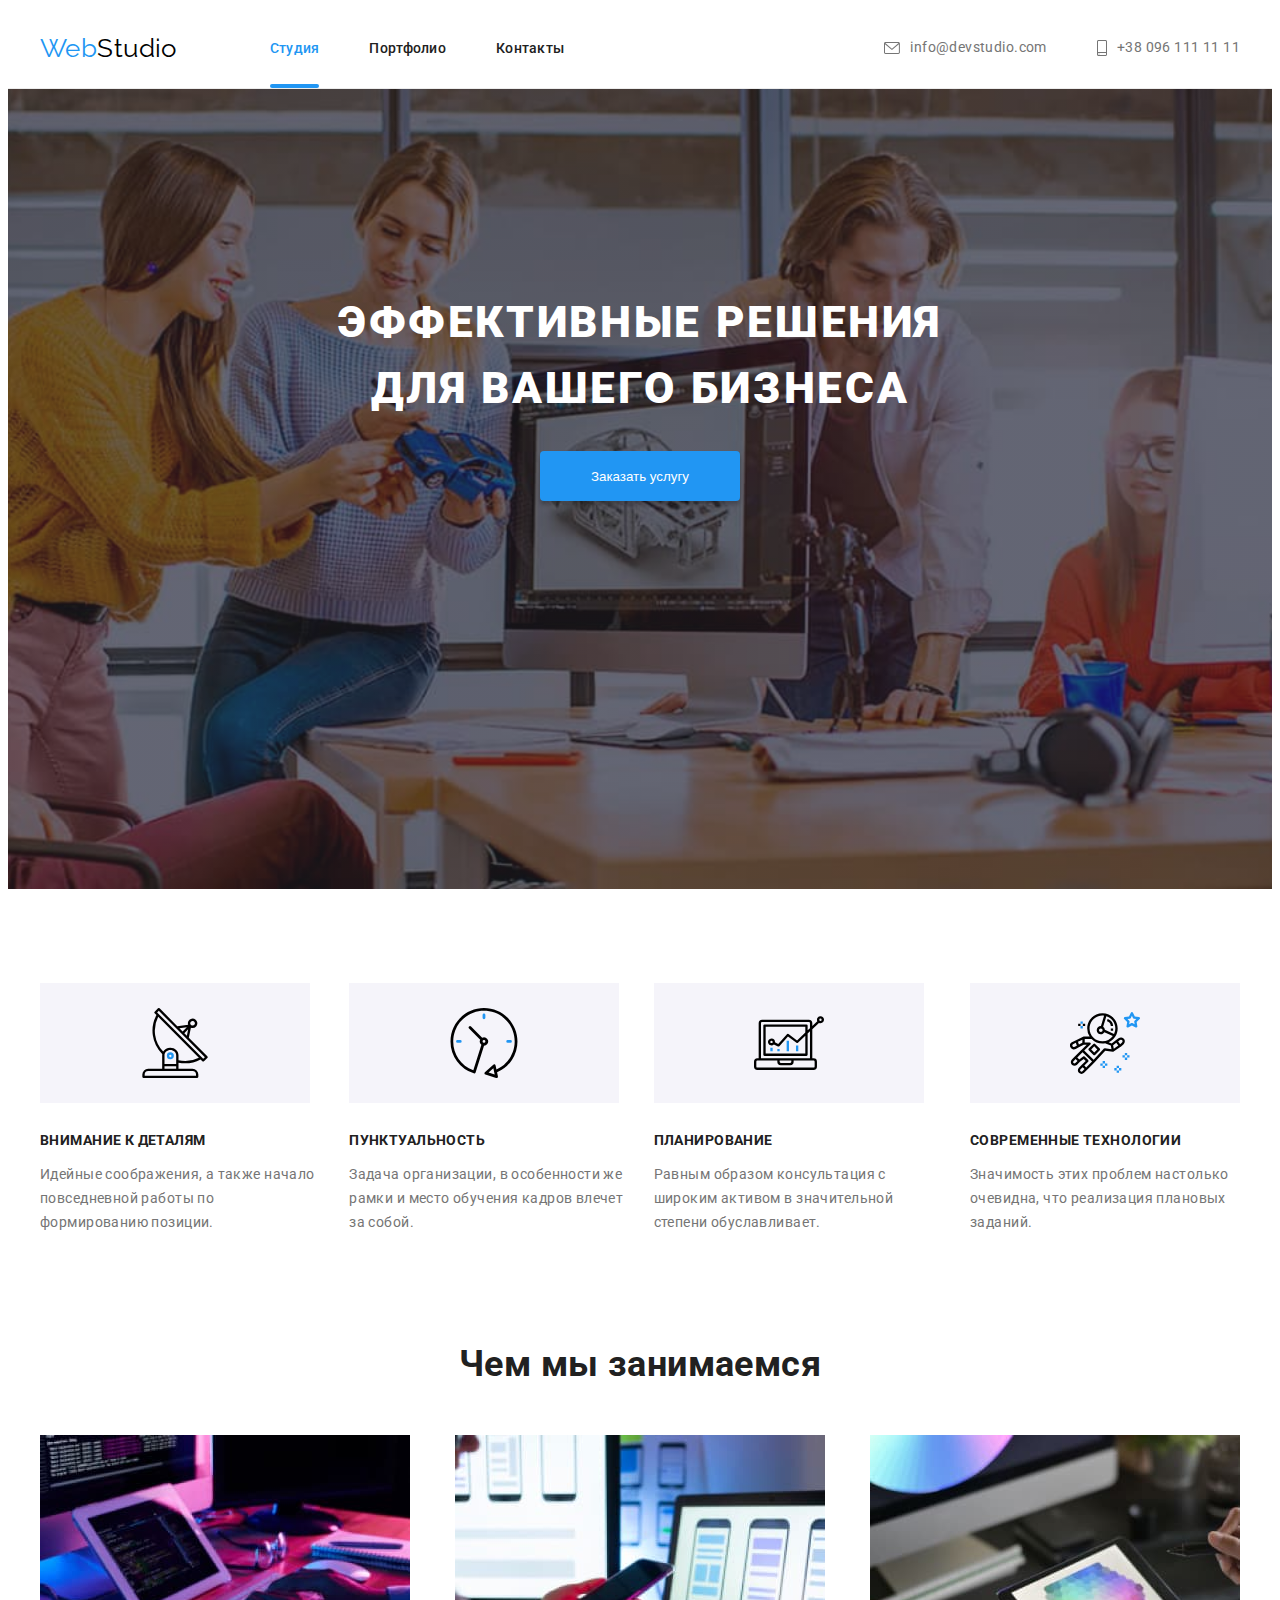
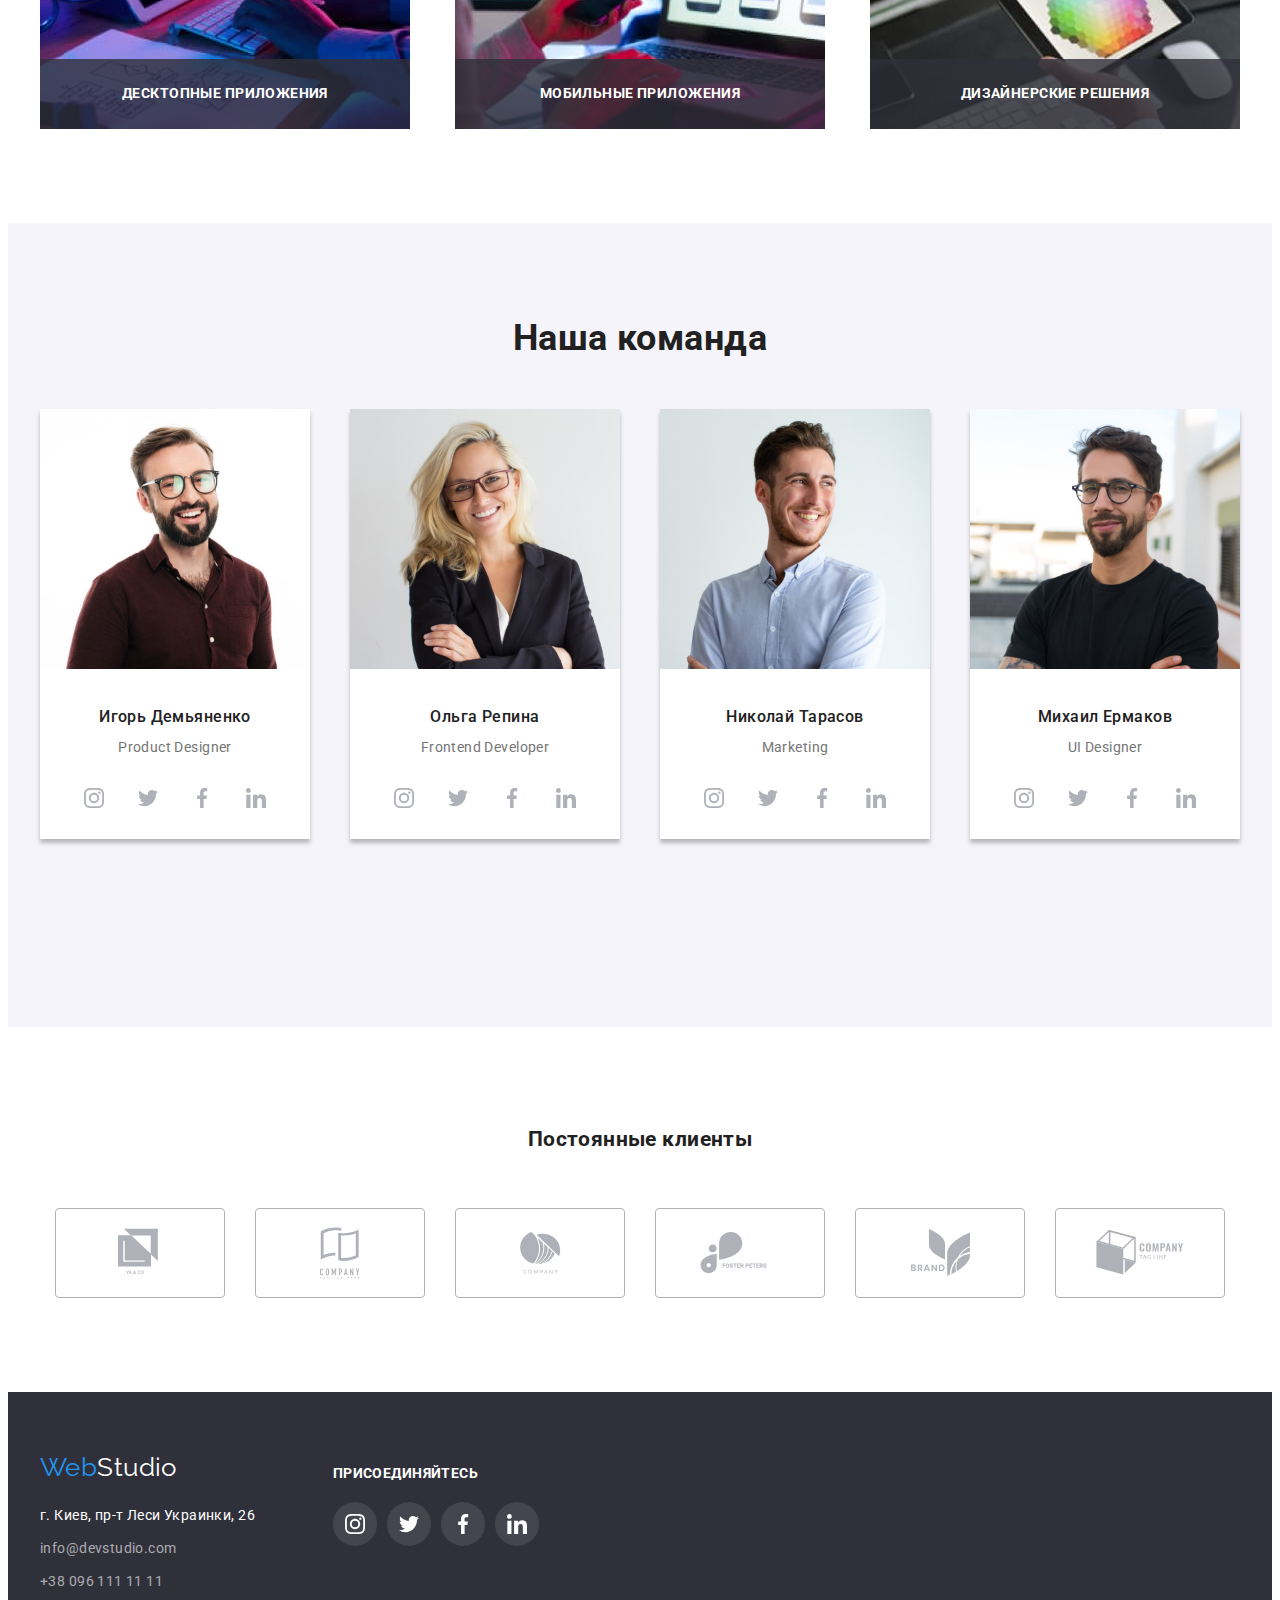
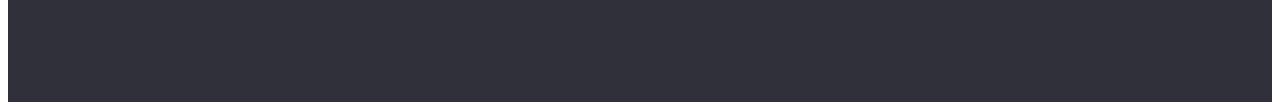
<file: index.html>
<!DOCTYPE html>
<html lang="ru">
  <head>
    <meta charset="UTF-8" />
    <meta name="viewport" content="width=device-width, initial-scale=1.0" />
    <title>Document</title>
    <link rel="preconnect" href="https://fonts.gstatic.com" />
    <link
      href="https://fonts.googleapis.com/css2?family=Raleway:wght@700&family=Roboto:wght@400;500;700;900&display=swap"
      rel="stylesheet"
    />
    <link
      rel="stylesheet"
      href="https://cdnjs.cloudflare.com/ajax/libs/modern-normalize/1.0.0/modern-normalize.min.css"
      integrity="sha512-ISS7cAi1PEhQ8jnbJpJZMd29NlhNj4AWYyLOSp2CE/CsHxTCu+r+t0D2yoJudVrd0/8fTVPUVDzY5Tvli75u/g=="
      crossorigin="anonymous"
    />
    <link rel="stylesheet" href="./css/style.css" />
  </head>
  <body>
    <!-- шапка, навигация -->
    <header class="header">
      <div class="container">
        <nav class="nav">
          <a href="./index.html" class="logo link"
            ><span class="logo__second"> Web</span>Studio</a
          >
          <ul class="menu list">
            <li class="items">
              <a href="" class="link menu-link">Студия</a>
            </li>
            <li class="items">
              <a href="./portfolio.html" class="link">Портфолио</a>
            </li>
            <li class="items">
              <a href="" class="link">Контакты</a>
            </li>
          </ul>
        </nav>
        <div class="contacts">
          <a href="mailto:info@devstudio.com" class="link">
            <svg class="icon-envelope">
              <use href="./img/sprite.svg#icon-envelope"></use>
            </svg>
            info@devstudio.com</a
          >
          <a href="tel:+380961111111" class="link">
            <svg class="icon-phone">
              <use href="./img/sprite.svg#icon-smartphone"></use>
            </svg>
            +38 096 111 11 11</a
          >
        </div>
      </div>
    </header>
    <main>
      <!-- герой -->
      <section class="hero">
        <div class="container">
          <h1 class="hero-title list">
            эффективные решения <br />
            для вашего бизнеса
          </h1>
          <button type="button" class="order list" data-modal-open>
            Заказать услугу
          </button>
        </div>
      </section>
      <!-- особенности -->
      <section class="features section">
        <div class="container">
          <h2 hidden class="features title first-title">особенности</h2>
          <ul class="feature-list list">
            <li class="feature-item">
              <div class="box">
                <svg class="icon-feature">
                  <use href="./img/sprite.svg#icon-antenna"></use>
                </svg>
              </div>
              <h3 class="list title feature-title">Внимание к деталям</h3>
              <p>
                Идейные соображения, а также начало повседневной работы по
                формированию позиции.
              </p>
            </li>
            <li class="feature-item">
              <div class="box">
                <svg class="icon-feature">
                  <use href="./img/sprite.svg#icon-clock"></use>
                </svg>
              </div>
              <h3 class="list title feature-title">Пунктуальность</h3>
              <p>
                Задача организации, в особенности же рамки и место обучения
                кадров влечет за собой.
              </p>
            </li>
            <li class="feature-item icon-diagram">
              <div class="box">
                <svg class="icon-feature">
                  <use href="./img/sprite.svg#icon-diagram"></use>
                </svg>
              </div>
              <h3 class="list title feature-title">Планирование</h3>
              <p>
                Равным образом консультация с широким активом в значительной
                степени обуславливает.
              </p>
            </li>
            <li class="feature-item icon-astronaut">
              <div class="box">
                <svg class="icon-feature">
                  <use href="./img/sprite.svg#icon-astronaut"></use>
                </svg>
              </div>
              <h3 class="list title feature-title">Современные технологии</h3>
              <p>
                Значимость этих проблем настолько очевидна, что реализация
                плановых заданий.
              </p>
            </li>
          </ul>
        </div>
      </section>
      <!-- чем мы занимаемся -->
      <section class="products section">
        <h2 class="list title first-title">Чем мы занимаемся</h2>
        <div class="container">
          <ul class="product list">
            <li>
              <div class="shell">
                <img
                  src="./img/details.jpg"
                  alt="Внимание к деталям"
                  width="370"
                  height="294"
                />
                <h3 class="product-title list title">Десктопные приложения</h3>
              </div>
            </li>
            <li>
              <div class="shell">
                <img
                  src="./img/planing.jpg"
                  alt="Планирование"
                  width="370"
                  height="294"
                />
                <h3 class="product-title list title">Мобильные приложения</h3>
              </div>
            </li>
            <li>
              <div class="shell">
                <img
                  src="./img/technology.jpg"
                  alt="Современные технологии"
                  width="370"
                  height="294"
                />
                <h3 class="product-title list title">Дизайнерские решения</h3>
              </div>
            </li>
          </ul>
        </div>
      </section>
      <!-- наша команда -->
      <section class="section crew">
        <div class="container">
          <h2 class="title first-title list">Наша команда</h2>
          <ul class="list member">
            <li class="item">
              <img src="./img/img.jpg" alt="" width="270" />
              <h3 class="title team list">Игорь Демьяненко</h3>
              <p class="par list">Product Designer</p>
              <ul class="social-network list">
                <li class="item">
                  <a
                    href="https://www.instagram.com/"
                    target="blank"
                    class="link"
                  >
                    <svg class="icon" width="20" height="20">
                      <use href="./img/sprite.svg#icon-instagram"></use>
                    </svg>
                  </a>
                </li>
                <li class="item">
                  <a
                    href="https://www.twitter.com/"
                    target="blank"
                    class="link"
                  >
                    <svg class="icon" width="20" height="20">
                      <use href="./img/sprite.svg#icon-twitter"></use>
                    </svg>
                  </a>
                </li>
                <li class="item">
                  <a
                    href="https://www.facebook.com/"
                    target="blank"
                    class="link"
                  >
                    <svg class="icon" width="20" height="20">
                      <use href="./img/sprite.svg#icon-facebook"></use>
                    </svg>
                  </a>
                </li>
                <li class="item">
                  <a
                    href="https://www.linkedin.com/"
                    target="blank"
                    class="link"
                  >
                    <svg class="icon" width="20" height="20">
                      <use href="./img/sprite.svg#icon-linkedin"></use>
                    </svg>
                  </a>
                </li>
              </ul>
            </li>
            <li class="item">
              <img src="./img/img1.jpg" alt="" width="270" />
              <h3 class="title team list">Ольга Репина</h3>
              <p class="par list">Frontend Developer</p>
              <ul class="social-network list">
                <li class="item">
                  <a
                    href="https://www.instagram.com/"
                    target="blank"
                    class="link"
                  >
                    <svg class="icon" width="20" height="20">
                      <use href="./img/sprite.svg#icon-instagram"></use>
                    </svg>
                  </a>
                </li>
                <li class="item">
                  <a
                    href="https://www.twitter.com/"
                    target="blank"
                    class="link"
                  >
                    <svg class="icon" width="20" height="20">
                      <use href="./img/sprite.svg#icon-twitter"></use>
                    </svg>
                  </a>
                </li>
                <li class="item">
                  <a
                    href="https://www.facebook.com/"
                    target="blank"
                    class="link"
                  >
                    <svg class="icon" width="20" height="20">
                      <use href="./img/sprite.svg#icon-facebook"></use>
                    </svg>
                  </a>
                </li>
                <li class="item">
                  <a
                    href="https://www.linkedin.com/"
                    target="blank"
                    class="link"
                  >
                    <svg class="icon" width="20" height="20">
                      <use href="./img/sprite.svg#icon-linkedin"></use>
                    </svg>
                  </a>
                </li>
              </ul>
            </li>
            <li class="item">
              <img src="./img/img2.jpg" alt="" width="270" />
              <h3 class="title team list">Николай Тарасов</h3>
              <p class="par list">Marketing</p>
              <ul class="social-network list">
                <li class="item">
                  <a
                    href="https://www.instagram.com/"
                    target="blank"
                    class="link"
                  >
                    <svg class="icon" width="20" height="20">
                      <use href="./img/sprite.svg#icon-instagram"></use>
                    </svg>
                  </a>
                </li>
                <li class="item">
                  <a
                    href="https://www.twitter.com/"
                    target="blank"
                    class="link"
                  >
                    <svg class="icon" width="20" height="20">
                      <use href="./img/sprite.svg#icon-twitter"></use>
                    </svg>
                  </a>
                </li>
                <li class="item">
                  <a
                    href="https://www.facebook.com/"
                    target="blank"
                    class="link"
                  >
                    <svg class="icon" width="20" height="20">
                      <use href="./img/sprite.svg#icon-facebook"></use>
                    </svg>
                  </a>
                </li>
                <li class="item">
                  <a
                    href="https://www.linkedin.com/"
                    target="blank"
                    class="link"
                  >
                    <svg class="icon" width="20" height="20">
                      <use href="./img/sprite.svg#icon-linkedin"></use>
                    </svg>
                  </a>
                </li>
              </ul>
            </li>
            <li class="item">
              <img src="./img/img3.jpg" alt="" width="270" />
              <h3 class="title team list">Михаил Ермаков</h3>
              <p class="par list">UI Designer</p>
              <ul class="social-network list">
                <li class="item">
                  <a
                    href="https://www.instagram.com/"
                    target="blank"
                    class="link"
                  >
                    <svg class="icon" width="20" height="20">
                      <use href="./img/sprite.svg#icon-instagram"></use>
                    </svg>
                  </a>
                </li>
                <li class="item">
                  <a
                    href="https://www.twitter.com/"
                    target="blank"
                    class="link"
                  >
                    <svg class="icon" width="20" height="20">
                      <use href="./img/sprite.svg#icon-twitter"></use>
                    </svg>
                  </a>
                </li>
                <li class="item">
                  <a
                    href="https://www.facebook.com/"
                    target="blank"
                    class="link"
                  >
                    <svg class="icon" width="20" height="20">
                      <use href="./img/sprite.svg#icon-facebook"></use>
                    </svg>
                  </a>
                </li>
                <li class="item">
                  <a
                    href="https://www.linkedin.com/"
                    target="blank"
                    class="link"
                  >
                    <svg class="icon" width="20" height="20">
                      <use href="./img/sprite.svg#icon-linkedin"></use>
                    </svg>
                  </a>
                </li>
              </ul>
            </li>
          </ul>
        </div>
      </section>
      <section class="clients">
        <div class="container">
          <h2 class="title list">Постоянные клиенты</h2>
          <ul class="regular-clients list">
            <li class="item">
              <a href="" class="link" target="blank">
                <svg width="44" height="50">
                  <use href="./img/sprite.svg#icon-company1"></use>
                </svg>
              </a>
            </li>
            <li class="item">
              <a href="" class="link" target="blank">
                <svg width="40" height="52">
                  <use href="./img/sprite.svg#icon-company2"></use>
                </svg>
              </a>
            </li>
            <li class="item">
              <a href="" class="link" target="blank">
                <svg width="41" height="42">
                  <use href="./img/sprite.svg#icon-company3"></use>
                </svg>
              </a>
            </li>
            <li class="item">
              <a href="" class="link" target="blank">
                <svg width="80" height="42">
                  <use href="./img/sprite.svg#icon-company4"></use>
                </svg>
              </a>
            </li>
            <li class="item">
              <a href="" class="link" target="blank"
                ><svg width="59" height="47">
                  <use href="./img/sprite.svg#icon-company5"></use>
                </svg>
              </a>
            </li>
            <li class="item">
              <a href="" class="link" target="blank"
                ><svg width="88" height="45">
                  <use href="./img/sprite.svg#icon-company6"></use>
                </svg>
              </a>
            </li>
          </ul>
        </div>
      </section>
    </main>
    <footer class="footer">
      <div class="container">
        <ul class="footer-list list">
          <li>
            <a href="./index.html" class="logo link"
              ><span class="logo__second"> Web</span>Studio</a
            >

            <address class="address">
              <ul class="list">
                <li class="city">г. Киев, пр-т Леси Украинки, 26</li>
                <li class="item mail">
                  <a href="mailto:info@devstudio.com" class="link"
                    >info@devstudio.com</a
                  >
                </li>
                <li class="item">
                  <a href="tel:+380961111111" class="link">+38 096 111 11 11</a>
                </li>
              </ul>
            </address>
          </li>
          <li>
            <h3 class="title footer-title">присоединяйтесь</h3>
            <ul class="social-network list">
              <li class="item">
                <a
                  href="https://www.instagram.com/"
                  target="blank"
                  class="link icon"
                >
                  <svg width="20" height="20">
                    <use href="./img/sprite.svg#icon-instagram"></use>
                  </svg>
                </a>
              </li>
              <li class="item">
                <a
                  href="https://www.twitter.com/"
                  target="blank"
                  class="link icon"
                >
                  <svg width="20" height="20">
                    <use href="./img/sprite.svg#icon-twitter"></use>
                  </svg>
                </a>
              </li>
              <li class="item">
                <a
                  href="https://www.facebook.com/"
                  target="blank"
                  class="link icon"
                >
                  <svg width="20" height="20">
                    <use href="./img/sprite.svg#icon-facebook"></use>
                  </svg>
                </a>
              </li>
              <li class="item">
                <a
                  href="https://www.linkedin.com/"
                  target="blank"
                  class="link icon"
                >
                  <svg width="20" height="20">
                    <use href="./img/sprite.svg#icon-linkedin"></use>
                  </svg>
                </a>
              </li>
            </ul>
          </li>
        </ul>
      </div>
    </footer>
    <div class="backdrop is-hidden" data-modal>
      <div class="modal">
        <button class="close" data-modal-close>❌</button>
      </div>
    </div>
    <script src="./js/modal.js"></script>
  </body>
</html>
</file>
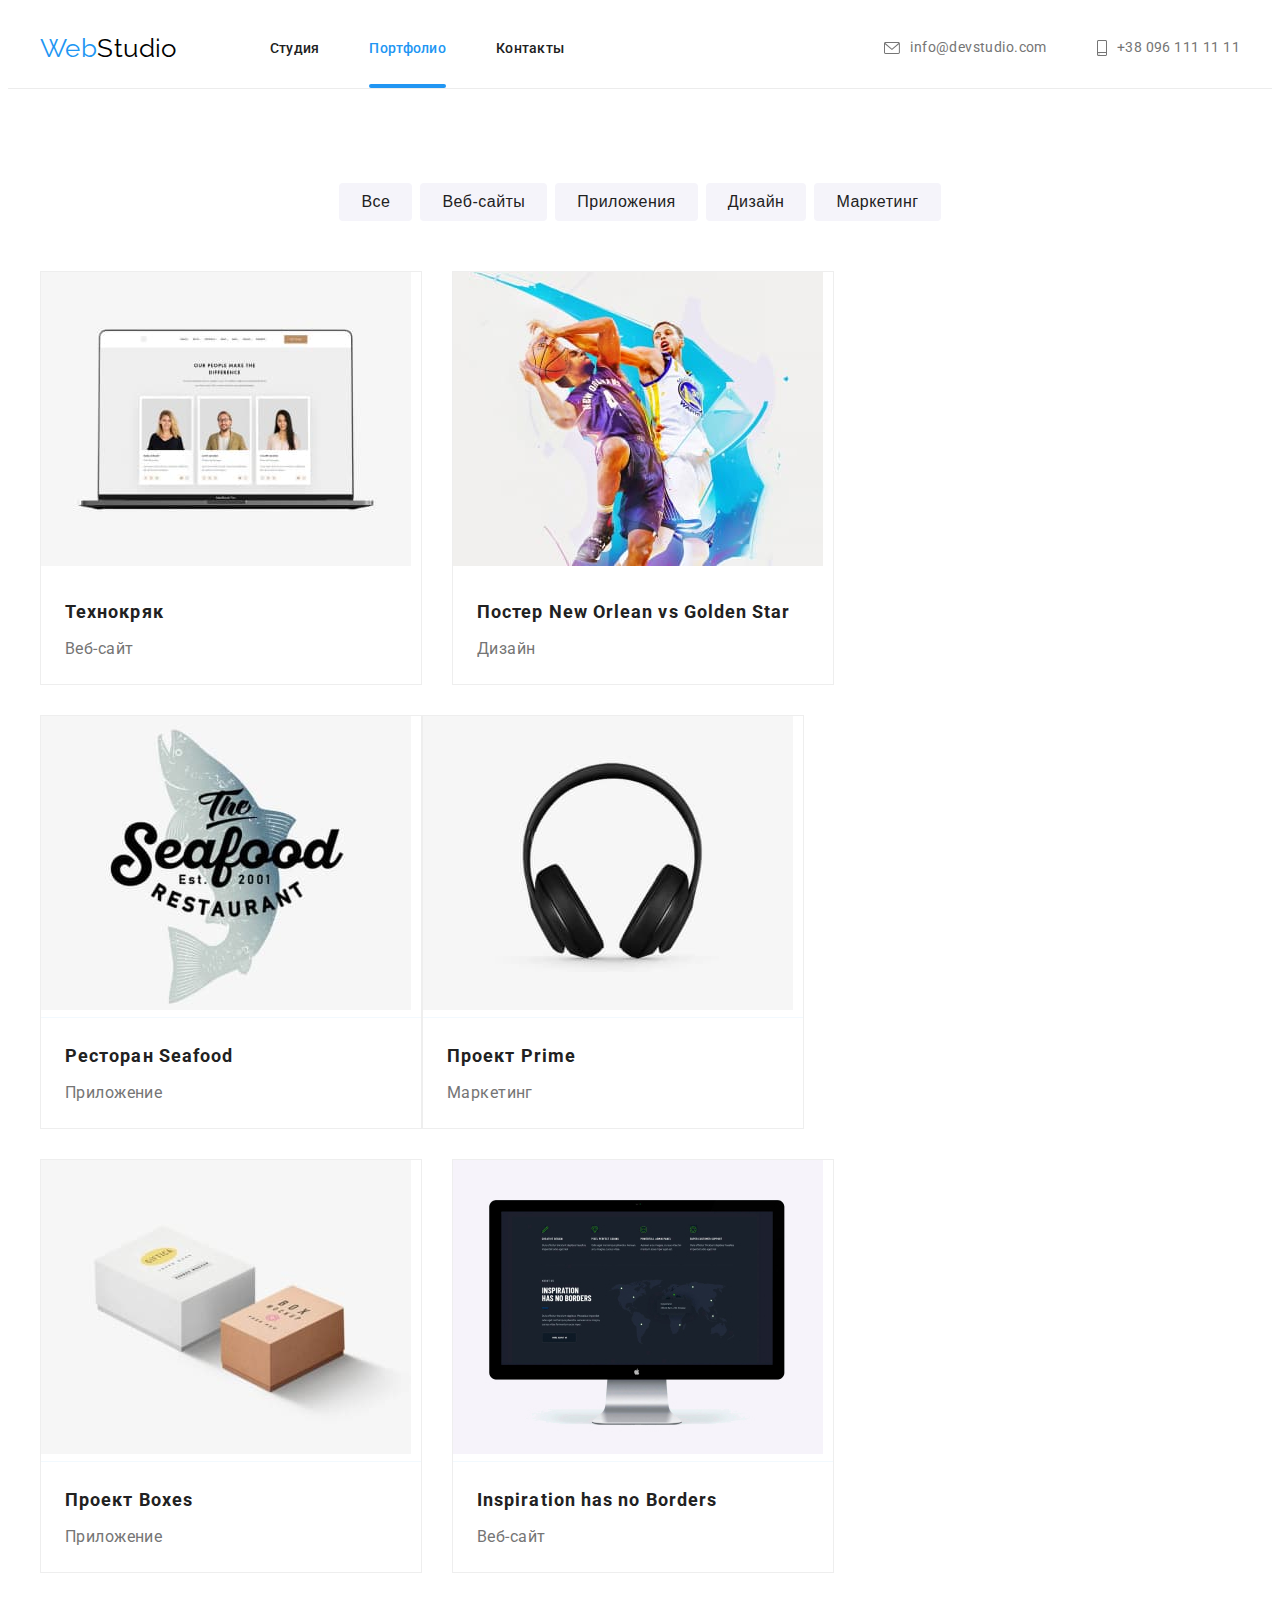
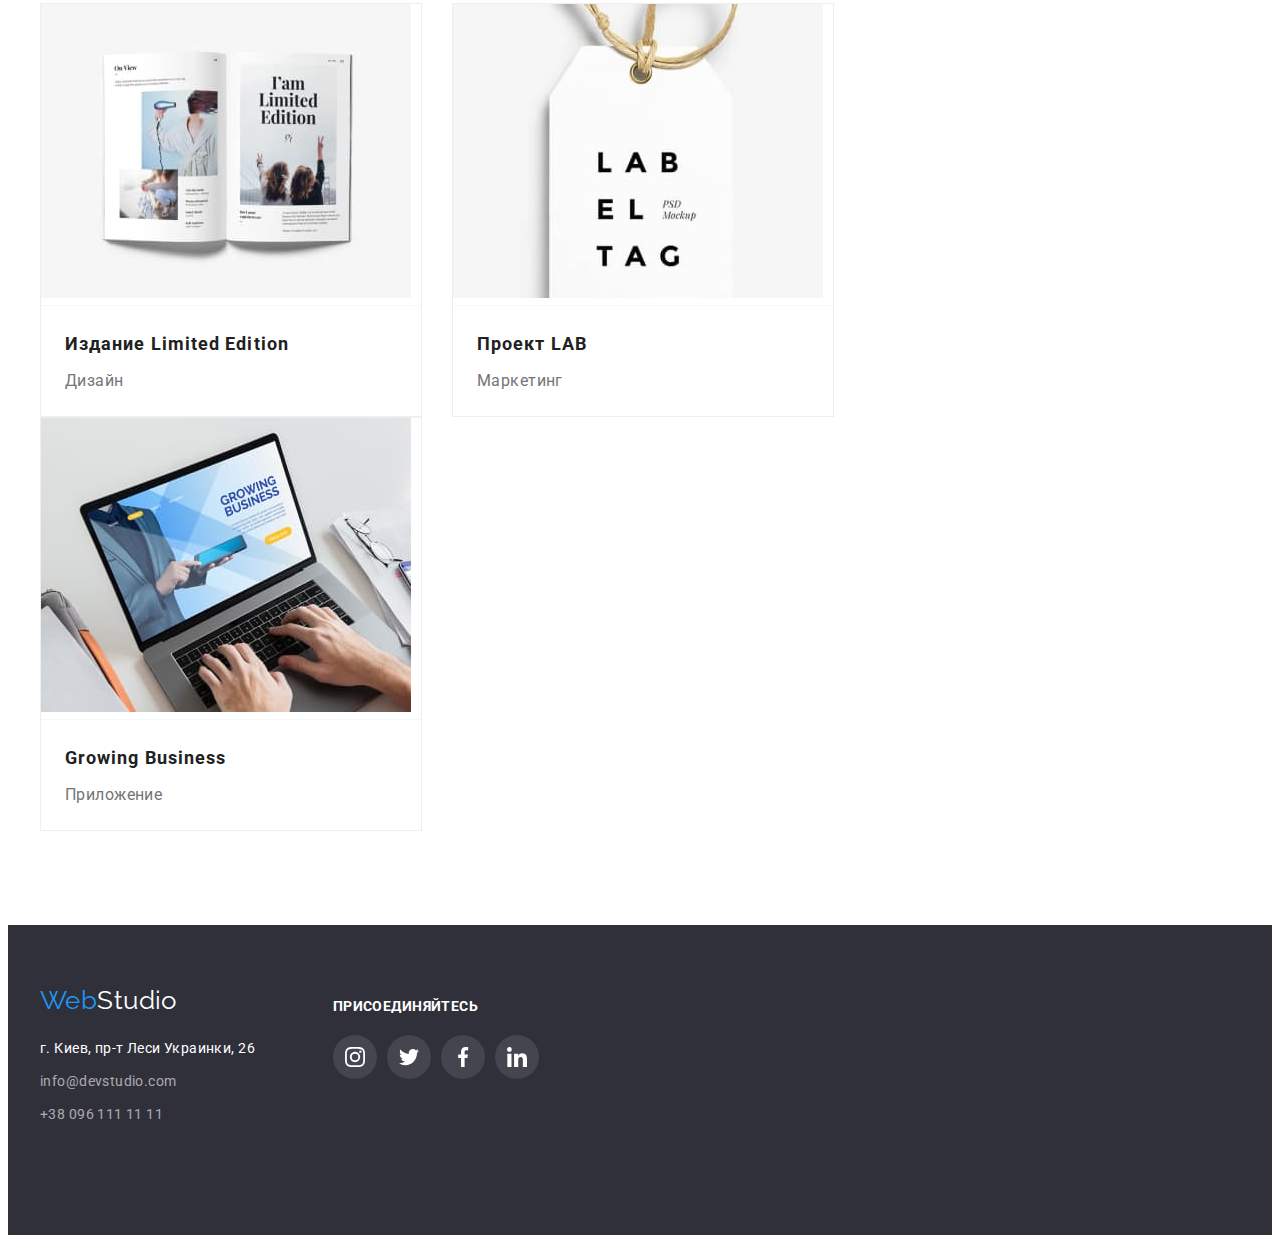
<file: portfolio.html>
<!DOCTYPE html>
<html lang="ru">
  <head>
    <meta charset="UTF-8" />
    <meta name="viewport" content="width=device-width, initial-scale=1.0" />
    <title>Document</title>
    <link rel="preconnect" href="https://fonts.gstatic.com" />
    <link
      href="https://fonts.googleapis.com/css2?family=Raleway:wght@700&family=Roboto:wght@400;500;700;900&display=swap"
      rel="stylesheet"
    />
    <link
      rel="stylesheet"
      href="https://cdnjs.cloudflare.com/ajax/libs/modern-normalize/1.0.0/modern-normalize.min.css"
      integrity="sha512-ISS7cAi1PEhQ8jnbJpJZMd29NlhNj4AWYyLOSp2CE/CsHxTCu+r+t0D2yoJudVrd0/8fTVPUVDzY5Tvli75u/g=="
      crossorigin="anonymous"
    />
    <link rel="stylesheet" href="./css/style.css" />
  </head>
  <body>
    <!-- шапка, навигация -->
    <header class="header">
      <div class="container">
        <nav class="nav">
          <a href="./index.html" class="logo link"
            ><span class="logo__second"> Web</span>Studio</a
          >
          <ul class="menu list">
            <li class="items">
              <a href="./index.html" class="link">Студия</a>
            </li>
            <li class="items">
              <a href="" class="link menu-link">Портфолио</a>
            </li>
            <li class="items">
              <a href="" class="link">Контакты</a>
            </li>
          </ul>
        </nav>
        <div class="contacts">
          <a href="mailto:info@devstudio.com" class="link">
            <svg class="icon-envelope">
              <use href="./img/sprite.svg#icon-envelope"></use>
            </svg>
            info@devstudio.com</a
          >
          <a href="tel:+380961111111" class="link">
            <svg class="icon-phone">
              <use href="./img/sprite.svg#icon-smartphone"></use>
            </svg>
            +38 096 111 11 11</a
          >
        </div>
      </div>
    </header>

    <!-- main -->

    <main>
      <section class="exemple">
        <h1 hidden>наши работы</h1>
        <div class="container">
          <ul class="button list">
            <li class="items">
              <button type="button" class="btn">Все</button>
            </li>
            <li class="items">
              <button type="button" class="btn">Веб-сайты</button>
            </li>
            <li class="items">
              <button type="button" class="btn">Приложения</button>
            </li>
            <li class="items">
              <button type="button" class="btn">Дизайн</button>
            </li>
            <li class="items">
              <button type="button" class="btn">Маркетинг</button>
            </li>
          </ul>
          <ul class="cards list">
            <li class="items">
              <a href="" class="link">
                <div class="thumb">
                  <img src="./img/imgtechkryak.jpg" alt="" />
                  <div class="card-overlay">
                    <p class="text list">
                      Технокряк это современная площадка распространения
                      коронавируса. Компании используют эту платформу для
                      цифрового шпионажа и атак на защищённые сервера
                      конкурентов.
                    </p>
                  </div>
                </div>
                <h2 class="title card-title list">Технокряк</h2>
                <p class="par list">Веб-сайт</p>
              </a>
            </li>
            <li class="items">
              <a href="" class="link">
                <div class="thumb">
                  <img src="./img/poster.jpg" alt="" />
                  <div class="card-overlay">
                    <p class="text list">
                      Технокряк это современная площадка распространения
                      коронавируса. Компании используют эту платформу для
                      цифрового шпионажа и атак на защищённые сервера
                      конкурентов.
                    </p>
                  </div>
                </div>

                <h2 class="title card-title list">
                  Постер New Orlean vs Golden Star
                </h2>
                <p class="par list">Дизайн</p>
              </a>
            </li>
            <li class="items">
              <a href="" class="link">
                <div class="thumb">
                  <img src="./img/restaurant.jpg" alt="" />
                  <div class="card-overlay">
                    <p class="text list">
                      Технокряк это современная площадка распространения
                      коронавируса. Компании используют эту платформу для
                      цифрового шпионажа и атак на защищённые сервера
                      конкурентов.
                    </p>
                  </div>
                </div>
                <h2 class="title card-title list">Ресторан Seafood</h2>
                <p class="par list">Приложение</p>
              </a>
            </li>
            <li class="items">
              <a href="" class="link">
                <div class="thumb">
                  <img src="./img/project.jpg" alt="" />
                  <div class="card-overlay">
                    <p class="text list">
                      Технокряк это современная площадка распространения
                      коронавируса. Компании используют эту платформу для
                      цифрового шпионажа и атак на защищённые сервера
                      конкурентов.
                    </p>
                  </div>
                </div>
                <h2 class="title card-title list">Проект Prime</h2>
                <p class="par list">Маркетинг</p>
              </a>
            </li>
            <li class="items">
              <a href="" class="link">
                <div class="thumb">
                  <img src="./img/boxes.jpg" alt="" />
                  <div class="card-overlay">
                    <p class="text list">
                      Технокряк это современная площадка распространения
                      коронавируса. Компании используют эту платформу для
                      цифрового шпионажа и атак на защищённые сервера
                      конкурентов.
                    </p>
                  </div>
                </div>
                <h2 class="title card-title list">Проект Boxes</h2>
                <p class="par list">Приложение</p>
              </a>
            </li>
            <li class="items">
              <a href="" class="link">
                <div class="thumb">
                  <img src="./img/website.jpg" alt="" />
                  <div class="card-overlay">
                    <p class="text list">
                      Технокряк это современная площадка распространения
                      коронавируса. Компании используют эту платформу для
                      цифрового шпионажа и атак на защищённые сервера
                      конкурентов.
                    </p>
                  </div>
                </div>
                <h2 class="title card-title list">
                  Inspiration has no Borders
                </h2>
                <p class="par list">Веб-сайт</p>
              </a>
            </li>
            <li class="items">
              <a href="" class="link">
                <div class="thumb">
                  <img src="./img/magazin.jpg" alt="" />
                  <div class="card-overlay">
                    <p class="text list">
                      Технокряк это современная площадка распространения
                      коронавируса. Компании используют эту платформу для
                      цифрового шпионажа и атак на защищённые сервера
                      конкурентов.
                    </p>
                  </div>
                </div>
                <h2 class="title card-title list">Издание Limited Edition</h2>
                <p class="par list">Дизайн</p>
              </a>
            </li>
            <li class="items">
              <a href="" class="link">
                <div class="thumb">
                  <img src="./img/lab.jpg" alt="" />
                  <div class="card-overlay">
                    <p class="text list">
                      Технокряк это современная площадка распространения
                      коронавируса. Компании используют эту платформу для
                      цифрового шпионажа и атак на защищённые сервера
                      конкурентов.
                    </p>
                  </div>
                </div>
                <h2 class="title card-title list">Проект LAB</h2>
                <p class="par list">Маркетинг</p>
              </a>
            </li>
            <li class="items">
              <a href="" class="link">
                <div class="thumb">
                  <img src="./img/business.jpg" alt="" width="370" />
                  <div class="card-overlay">
                    <p class="text list">
                      Технокряк это современная площадка распространения
                      коронавируса. Компании используют эту платформу для
                      цифрового шпионажа и атак на защищённые сервера
                      конкурентов.
                    </p>
                  </div>
                </div>
                <h2 class="title card-title list">Growing Business</h2>
                <p class="par list">Приложение</p>
              </a>
            </li>
          </ul>
        </div>
      </section>
    </main>
    <footer class="footer">
      <div class="container">
        <ul class="footer-list list">
          <li>
            <a href="./index.html" class="logo link"
              ><span class="logo__second"> Web</span>Studio</a
            >

            <address class="address">
              <ul class="list">
                <li class="city">г. Киев, пр-т Леси Украинки, 26</li>
                <li class="item mail">
                  <a href="mailto:info@devstudio.com" class="link"
                    >info@devstudio.com</a
                  >
                </li>
                <li class="item">
                  <a href="tel:+380961111111" class="link">+38 096 111 11 11</a>
                </li>
              </ul>
            </address>
          </li>
          <li>
            <h3 class="title feature-title">присоединяйтесь</h3>
            <ul class="social-network list">
              <li class="item">
                <a
                  href="https://www.instagram.com/"
                  target="blank"
                  class="link icon"
                >
                  <svg width="20" height="20">
                    <use href="./img/sprite.svg#icon-instagram"></use>
                  </svg>
                </a>
              </li>
              <li class="item">
                <a
                  href="https://www.twitter.com/"
                  target="blank"
                  class="link icon"
                >
                  <svg width="20" height="20">
                    <use href="./img/sprite.svg#icon-twitter"></use>
                  </svg>
                </a>
              </li>
              <li class="item">
                <a
                  href="https://www.facebook.com/"
                  target="blank"
                  class="link icon"
                >
                  <svg width="20" height="20">
                    <use href="./img/sprite.svg#icon-facebook"></use>
                  </svg>
                </a>
              </li>
              <li class="item">
                <a
                  href="https://www.linkedin.com/"
                  target="blank"
                  class="link icon"
                >
                  <svg width="20" height="20">
                    <use href="./img/sprite.svg#icon-linkedin"></use>
                  </svg>
                </a>
              </li>
            </ul>
          </li>
        </ul>
      </div>
    </footer>
  </body>
</html>
</file>
<file: css/style.css>
/* основной текст #757575 */
/* вторичный текст #212121 */
/* черный #000000 */
/* белый #ffffff */
/* акцент #2196F3 */
:root {
  --text-color: #757575;
  --title-color: #212121;
  --blue-color: #2196f3;
  --white-color: #ffffff;
  --black-color: #000000;
  --bg-color: #f5f4fa;
  --bg-color-black: #2f303a;
  --icon-color: #afb1b8;
  --header-color: #ececec;
  --color-link: rgba(255, 255, 255, 0.6);
  --color-footer-icon: rgba(255, 255, 255, 0.1);
  --color-border-cards: #eeeeee;
}

body {
  font-family: 'Roboto', sans-serif;
  font-weight: 400;
  color: var(--text-color);
  font-size: 14px;
  line-height: 1.71;
  letter-spacing: 0.03em;
}

.link {
  text-decoration: none;
}

.title {
  font-weight: 700;
  color: var(--title-color);
}

.list {
  list-style: none;
  margin: 0;
  padding: 0;
}

.container {
  width: 1200px;
  padding: 0 15px;
  margin: 0 auto;
}

/* header */

.header {
  border-bottom: 1px solid var(--header-color);
}

.header .container {
  display: flex;
  align-items: center;
  height: 80px;
}
.nav {
  display: flex;
  align-items: center;
}

/* logo */

.logo {
  font-family: Raleway;
  font-size: 26px;
  line-height: 1.192;
  color: var(--black-color);
  margin-right: 93px;
}

.logo__second {
  color: var(--blue-color);
}

/* menu */

.menu {
  display: flex;
  font-weight: 500;
  font-size: 14px;
  line-height: 1.142;
  letter-spacing: 0.02em;
}

.menu .link {
  padding-top: 32px;
  padding-bottom: 32px;
  color: var(--title-color);
  transition: color 250ms cubic-bezier(0.4, 0, 0.2, 1);
}

.menu .menu-link {
  position: relative;
  color: var(--blue-color);
}

.menu-link::after {
  content: '';
  position: absolute;
  left: 0;
  bottom: 0;
  display: block;
  width: 100%;
  height: 4px;
  background-color: var(--blue-color);
  border-radius: 2px;
}

.menu .link:hover,
.menu .link:focus {
  color: var(--blue-color);
}

.menu .items:not(:last-child) {
  margin-right: 50px;
}

.contacts .link {
  padding-top: 32px;
  padding-bottom: 32px;
  display: inline-flex;
  align-items: center;

  color: var(--text-color);
  fill: var(--text-color);

  transition: color 250ms cubic-bezier(0.4, 0, 0.2, 1),
    fill 250ms cubic-bezier(0.4, 0, 0.2, 1);
}

.contacts .link:hover,
.contacts .link:focus {
  color: var(--blue-color);
  fill: var(--blue-color);
}

.contacts {
  margin-left: auto;
  display: flex;
  align-items: center;
}

.icon-envelope {
  width: 16px;
  height: 12px;
  margin-right: 10px;
}

.icon-phone {
  width: 10px;
  height: 16px;
  margin-right: 10px;
  margin-left: 50px;
}

/* hero */

.hero {
  background-color: var(--bg-color-black);
  text-align: center;

  min-height: 600px;
  padding-top: 200px;

  background-image: linear-gradient(
      to right,
      rgba(47, 48, 58, 0.4),
      rgba(47, 48, 58, 0.4)
    ),
    url(../img/hero1.jpg);
  background-size: cover;
  background-position: center;
  background-repeat: no-repeat;
}

.hero-title {
  font-weight: 900;
  font-size: 44px;
  line-height: 1.5;
  letter-spacing: 0.06em;
  color: var(--white-color);
  margin-bottom: 30px;
  text-transform: uppercase;
}

.order {
  width: 200px;
  height: 50px;
  color: var(--white-color);
  background-color: var(--blue-color);
  display: inline-block;
  padding: 10px 32px;
  box-shadow: 0px 4px 4px 0px rgba(0, 0, 0, 0.25);
  border: none;
  border-radius: 4px;
  cursor: pointer;
}

/* feature section */

.feature-title,
.product-title,
.footer-title {
  font-size: 14px;
  line-height: 1.14;
  text-transform: uppercase;
}

.feature-list {
  display: flex;
  margin-top: 94px;
  margin-bottom: 94px;
}

.feature-list li:not(:last-child) {
  padding-right: 30px;
}

.feature-item .box {
  display: flex;
  justify-content: center;
  align-items: center;
  width: 270px;
  height: 120px;
  margin-bottom: 30px;
  background-color: var(--bg-color);
}

.feature-item .icon-feature {
  width: 70px;
  height: 70px;
}

/* product */

.products {
  min-height: 386px;
}

.product {
  display: flex;
  justify-content: space-between;
}

.section .first-title {
  font-size: 36px;
  line-height: 1.17;
  text-align: center;
  margin-bottom: 50px;
}

.shell {
  position: relative;
  height: 294px;
}

.shell .product-title {
  position: absolute;
  display: block;
  width: 100%;
  bottom: 0;
  text-align: center;
  padding: 27px 0;
  color: var(--white-color);
  background: rgba(47, 48, 58, 0.8);
}

/* crew section */

.crew {
  background-color: var(--bg-color);

  margin-top: 94px;
  padding-top: 94px;
  min-height: 710px;
  text-align: center;
}

.crew .member {
  display: flex;
  justify-content: space-between;
}

.member > .item {
  height: 430px;
  background-color: var(--white-color);
  box-shadow: 0px 4px 4px 0px rgba(0, 0, 0, 0.25);
}

.team {
  font-weight: 500;
  font-size: 16px;
  line-height: 1.19;
  margin-top: 30px;
  margin-bottom: 10px;
}

.social-network {
  display: flex;
  justify-content: center;
  margin-top: 16px;
}

.social-network .item {
  display: flex;
  align-items: center;
  justify-content: center;
}

.social-network .item + .item {
  margin-left: 10px;
}

.social-network .link {
  display: flex;
  align-items: center;
  justify-content: center;
  fill: var(--icon-color);
  width: 44px;
  height: 44px;
  border-radius: 50%;

  transition: fill 250ms cubic-bezier(0.4, 0, 0.2, 1),
    background-color 250ms cubic-bezier(0.4, 0, 0.2, 1);
}

.social-network .link:hover,
.social-network .link:focus {
  background-color: var(--blue-color);
  fill: var(--white-color);
  box-shadow: 0px 4px 4px 0px rgba(0, 0, 0, 0.25);
}

/* clients */

.clients .container {
  text-align: center;
}

.clients .title {
  margin-top: 95px;
  margin-bottom: 50px;
}

.regular-clients {
  display: flex;
  justify-content: center;
  margin-bottom: 94px;
}

.regular-clients .item {
  display: flex;
  align-items: center;
  justify-content: center;
}

.regular-clients .item + .item {
  margin-left: 30px;
}

.regular-clients .link {
  display: flex;
  align-items: center;
  justify-content: center;
  fill: var(--icon-color);
  width: 170px;
  height: 90px;
  border: 1px solid #afb1b8;
  box-sizing: border-box;
  border-radius: 4px;

  transition: fill 250ms cubic-bezier(0.4, 0, 0.2, 1);
}

.clients .link:hover,
.clients .link:focus {
  fill: var(--blue-color);
  border-color: var(--blue-color);
}

/* footer */

.footer {
  background-color: var(--bg-color-black);
  min-height: 250px;
  padding-top: 60px;
}

.footer-list {
  display: flex;
}

.footer .logo {
  color: var(--white-color);
  margin-right: 156px;
}

.address {
  font-style: normal;
}

.footer .address {
  margin-top: 20px;
}
.address .city {
  color: var(--white-color);
}
.address .link {
  color: var(--color-link);
}

.address .mail {
  margin: 9px 0px;
}

.footer .social-network {
  margin-top: 20px;
}

.footer .title {
  color: var(--white-color);
}

.footer .icon {
  background: var(--color-footer-icon);
  fill: var(--white-color);
}

.footer .social-network .link:hover,
.footer .social-network .link:focus {
  box-shadow: none;
}

/* ==========portpholio===========*/

/* button */

.exemple {
  min-height: 1386px;
}

.container .button {
  display: flex;
  justify-content: center;
  margin-top: 94px;
  margin-bottom: 50px;
}

.button .items:not(:last-child) {
  margin-right: 8px;
}

.btn {
  font-weight: 500;
  font-size: 16px;
  line-height: 1.163;
  text-align: center;
  color: var(--title-color);
  background: var(--bg-color);
  border: 0px;
  border-radius: 4px;
  letter-spacing: 0.03em;
  height: 38px;
  padding: 6px 22px;

  transition: background-color 250ms cubic-bezier(0.4, 0, 0.2, 1);
}

.btn:hover,
.btn:focus {
  background-color: var(--blue-color);
  color: var(--white-color);
  box-shadow: 0px 3px 1px rgba(0, 0, 0, 0.1), 0px 1px 2px rgba(0, 0, 0, 0.08),
    0px 2px 2px rgba(0, 0, 0, 0.12);
}

/* exemple */

.cards {
  display: flex;
  flex-wrap: wrap;
  margin-bottom: 94px;
}

.cards .items {
  width: calc((100% - 60px) / 3);
  margin-right: 30px;
  margin-bottom: 30px;
  border: 1px solid var(--color-border-cards);
}

.cards .items:hover,
.cards .items:focus {
  box-shadow: 0px 1px 1px rgba(0, 0, 0, 0.12), 0px 4px 4px rgba(0, 0, 0, 0.06),
    1px 4px 6px rgba(0, 0, 0, 0.16);
}

.cards .items:nth-child(3n) {
  margin-right: 0;
}
.cards .items:nth-last-child(-n + 3) {
  margin-bottom: 0;
}
.cards .par {
  margin: 0 24px 20px 24px;
  font-size: 16px;
  line-height: 1.88;
  color: var(--text-color);
}

.cards .card-title {
  margin: 20px 24px 4px 24px;

  font-size: 18px;
  line-height: 2;
  letter-spacing: 0.06em;
  color: var(--title-color);
}

.thumb {
  position: relative;
  overflow: hidden;
}

.items:hover .card-overlay {
  transform: translateY(0);
  opacity: 1;
}

.card-overlay {
  position: absolute;
  top: 0;
  left: 0;
  width: 100%;
  height: 100%;
  transform: translateY(100%);
  transition: 250ms cubic-bezier(0.4, 0, 0.2, 1);
  background: rgba(33, 150, 243, 0.9);
}

.thumb .text {
  display: block;
  position: absolute;
  width: 322px;
  height: 168px;
  top: 50%;
  left: 50%;
  transform: translate(-50%, -50%);

  color: var(--white-color);
  font-size: 18px;
  line-height: 1.56;
}

/* modal window */

.backdrop {
  position: fixed;
  top: 0;
  left: 0;
  width: 100%;
  height: 100%;
  background: rgba(0, 0, 0, 0.2);
  opacity: 1;
  transition: opacity 250ms cubic-bezier(0.4, 0, 0.2, 1);
}

.backdrop.is-hidden {
  opacity: 0;
  pointer-events: none;
}

.backdrop.is-hidden .modal {
  transform: translate(-50%, -50%) scale(0.5);
}

.modal {
  position: absolute;
  top: 50%;
  left: 50%;
  width: 528px;
  height: 581px;
  background: var(--white-color);
  border-radius: 4px;

  transform: translate(-50%, -50%) scale(1);
  transition: transform 250ms cubic-bezier(0.4, 0, 0.2, 1);
}

.close {
  position: absolute;
  top: 8px;
  right: 8px;
  width: 30px;
  height: 30px;
  background-color: var(--white-color);
  border: 1px solid rgba(0, 0, 0, 0.1);
  border-radius: 50%;
}
</file>
